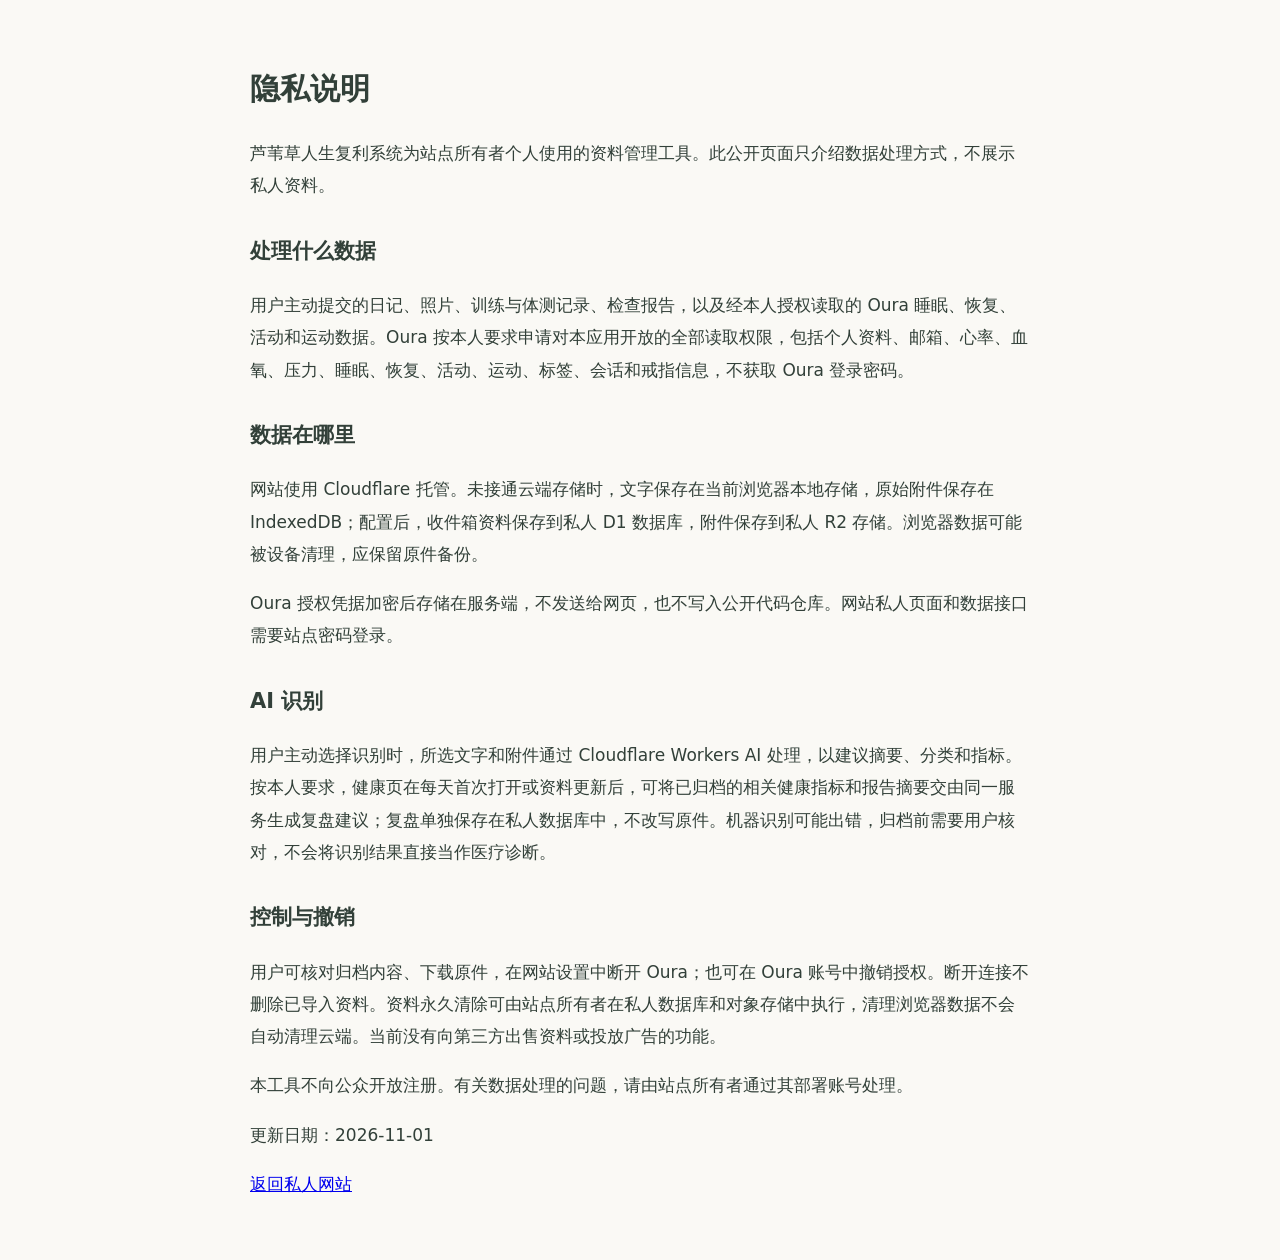
<file: static/privacy.html>
<!doctype html><html lang="zh-CN"><meta charset="utf-8"><meta name="viewport" content="width=device-width,initial-scale=1"><meta name="robots" content="noindex"><title>隐私说明 · 芦苇草人生复利系统</title><style>body{max-width:780px;margin:60px auto;padding:0 24px;background:#faf9f5;color:#324039;font:17px/1.9 system-ui}h1{font-size:30px}h2{font-size:21px;margin-top:30px}</style>
<h1>隐私说明</h1><p>芦苇草人生复利系统为站点所有者个人使用的资料管理工具。此公开页面只介绍数据处理方式，不展示私人资料。</p>
<h2>处理什么数据</h2><p>用户主动提交的日记、照片、训练与体测记录、检查报告，以及经本人授权读取的 Oura 睡眠、恢复、活动和运动数据。Oura 按本人要求申请对本应用开放的全部读取权限，包括个人资料、邮箱、心率、血氧、压力、睡眠、恢复、活动、运动、标签、会话和戒指信息，不获取 Oura 登录密码。</p>
<h2>数据在哪里</h2><p>网站使用 Cloudflare 托管。未接通云端存储时，文字保存在当前浏览器本地存储，原始附件保存在 IndexedDB；配置后，收件箱资料保存到私人 D1 数据库，附件保存到私人 R2 存储。浏览器数据可能被设备清理，应保留原件备份。</p><p>Oura 授权凭据加密后存储在服务端，不发送给网页，也不写入公开代码仓库。网站私人页面和数据接口需要站点密码登录。</p>
<h2>AI 识别</h2><p>用户主动选择识别时，所选文字和附件通过 Cloudflare Workers AI 处理，以建议摘要、分类和指标。按本人要求，健康页在每天首次打开或资料更新后，可将已归档的相关健康指标和报告摘要交由同一服务生成复盘建议；复盘单独保存在私人数据库中，不改写原件。机器识别可能出错，归档前需要用户核对，不会将识别结果直接当作医疗诊断。</p>
<h2>控制与撤销</h2><p>用户可核对归档内容、下载原件，在网站设置中断开 Oura；也可在 Oura 账号中撤销授权。断开连接不删除已导入资料。资料永久清除可由站点所有者在私人数据库和对象存储中执行，清理浏览器数据不会自动清理云端。当前没有向第三方出售资料或投放广告的功能。</p><p>本工具不向公众开放注册。有关数据处理的问题，请由站点所有者通过其部署账号处理。</p><p>更新日期：2026-11-01</p><a href="/">返回私人网站</a></html>
</file>
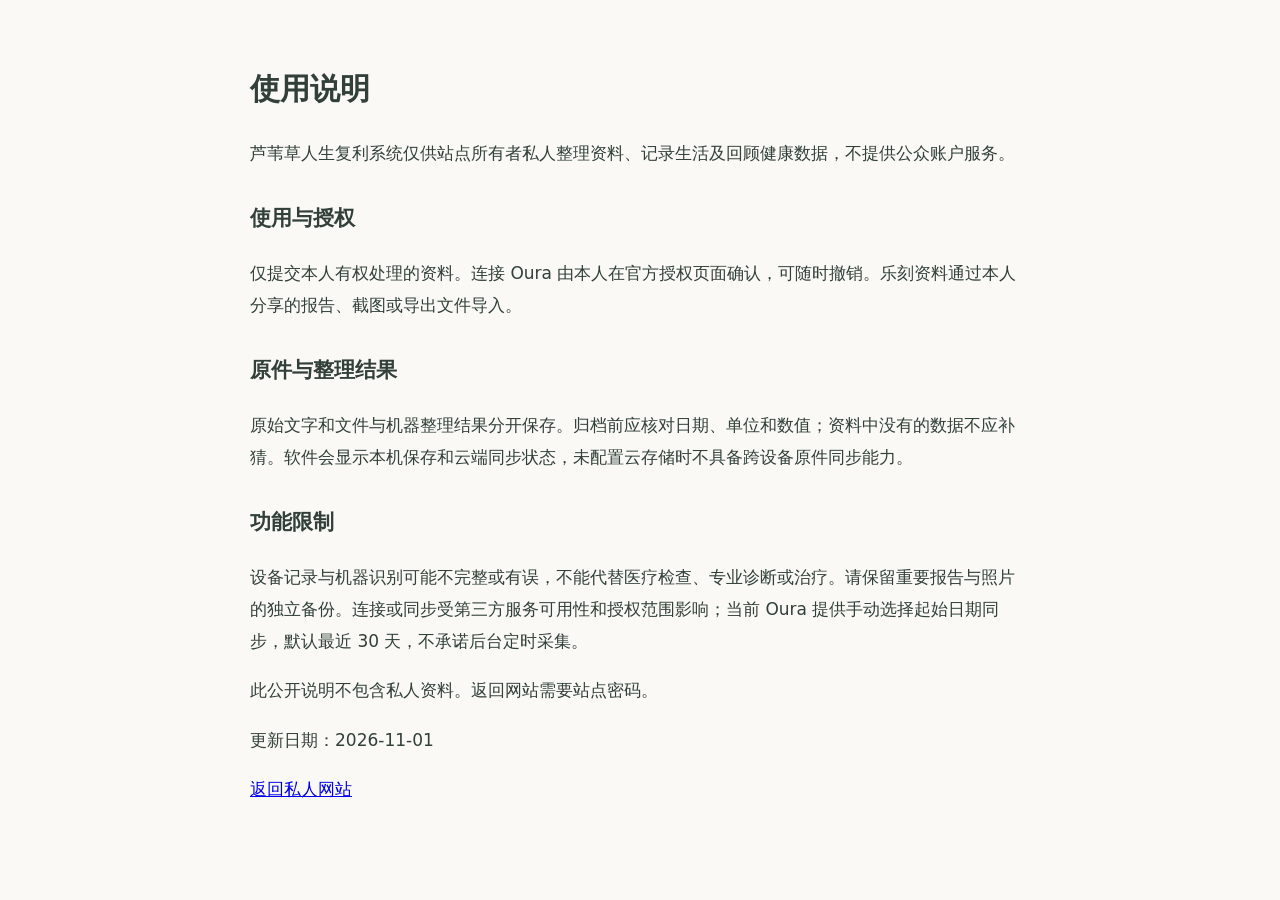
<file: static/terms.html>
<!doctype html><html lang="zh-CN"><meta charset="utf-8"><meta name="viewport" content="width=device-width,initial-scale=1"><meta name="robots" content="noindex"><title>使用说明 · 芦苇草人生复利系统</title><style>body{max-width:780px;margin:60px auto;padding:0 24px;background:#faf9f5;color:#324039;font:17px/1.9 system-ui}h1{font-size:30px}h2{font-size:21px;margin-top:30px}</style>
<h1>使用说明</h1><p>芦苇草人生复利系统仅供站点所有者私人整理资料、记录生活及回顾健康数据，不提供公众账户服务。</p>
<h2>使用与授权</h2><p>仅提交本人有权处理的资料。连接 Oura 由本人在官方授权页面确认，可随时撤销。乐刻资料通过本人分享的报告、截图或导出文件导入。</p>
<h2>原件与整理结果</h2><p>原始文字和文件与机器整理结果分开保存。归档前应核对日期、单位和数值；资料中没有的数据不应补猜。软件会显示本机保存和云端同步状态，未配置云存储时不具备跨设备原件同步能力。</p>
<h2>功能限制</h2><p>设备记录与机器识别可能不完整或有误，不能代替医疗检查、专业诊断或治疗。请保留重要报告与照片的独立备份。连接或同步受第三方服务可用性和授权范围影响；当前 Oura 提供手动选择起始日期同步，默认最近 30 天，不承诺后台定时采集。</p><p>此公开说明不包含私人资料。返回网站需要站点密码。</p><p>更新日期：2026-11-01</p><a href="/">返回私人网站</a></html>
</file>
